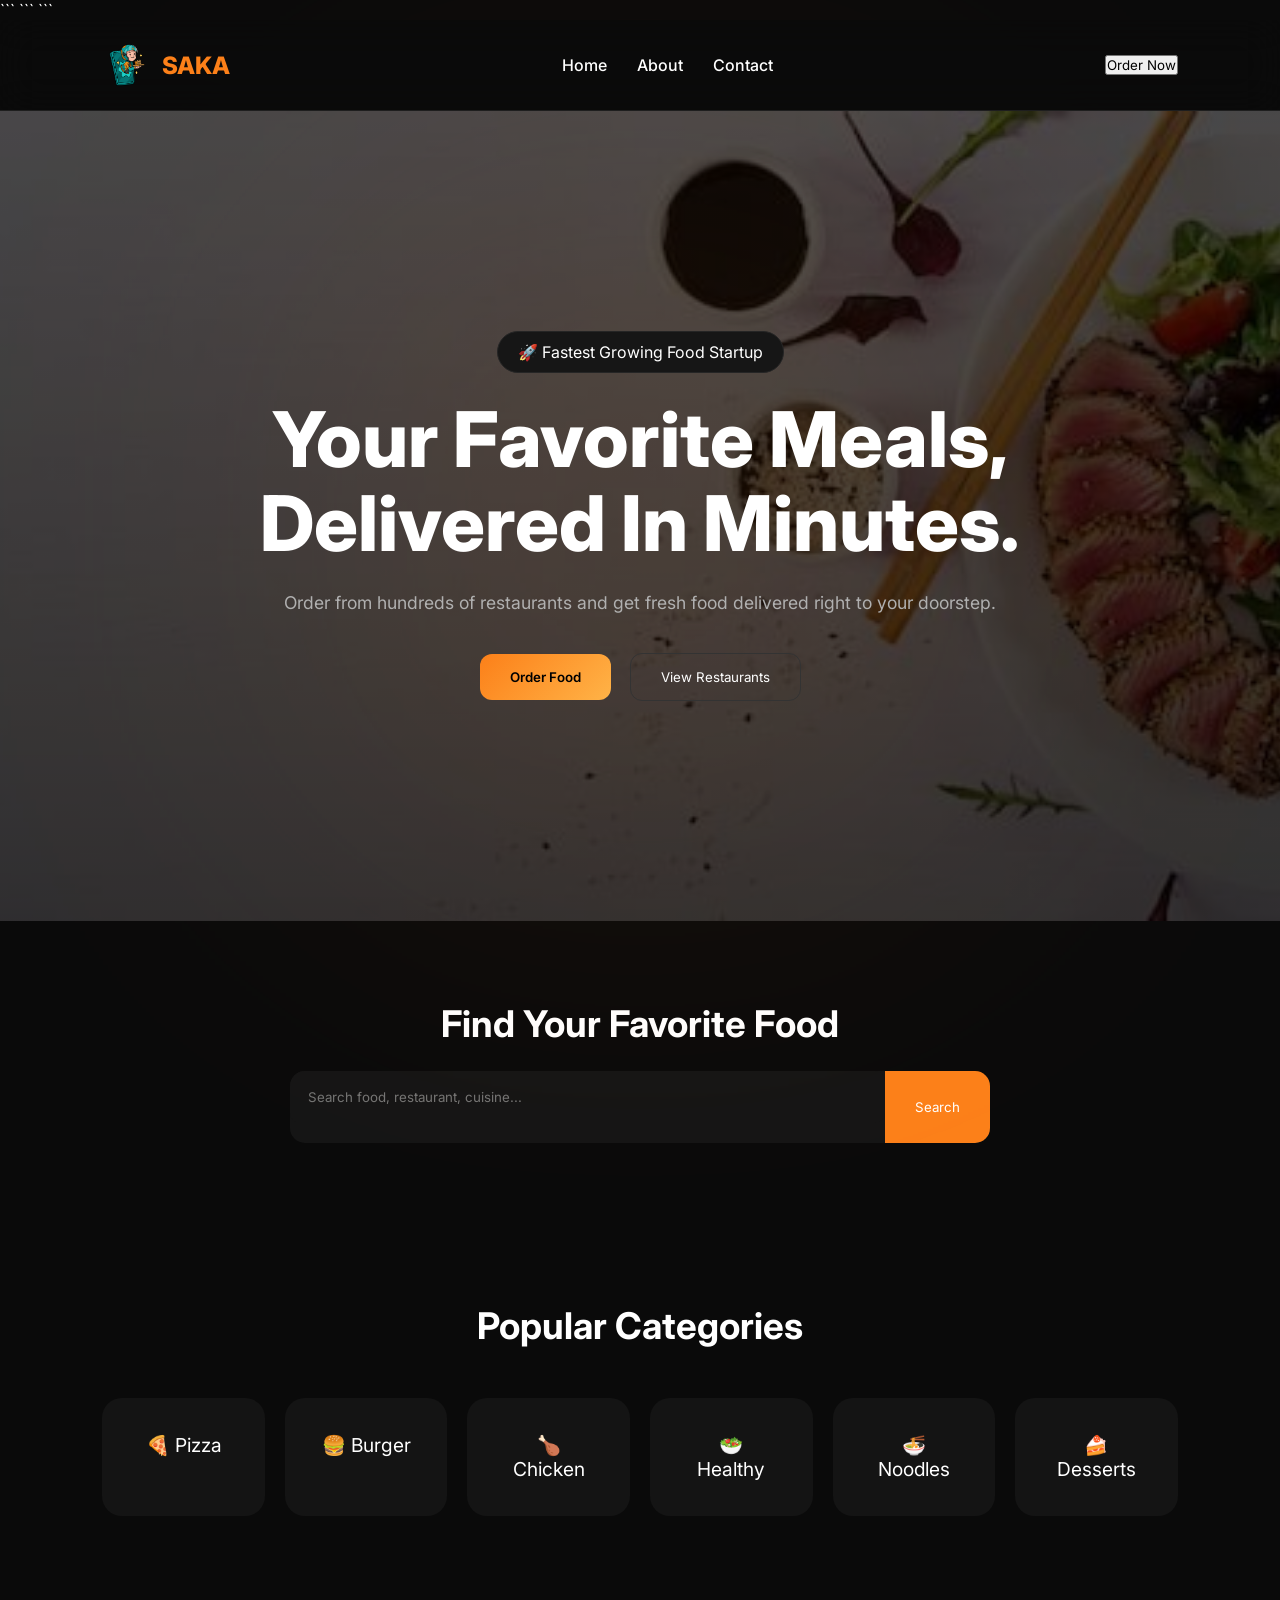
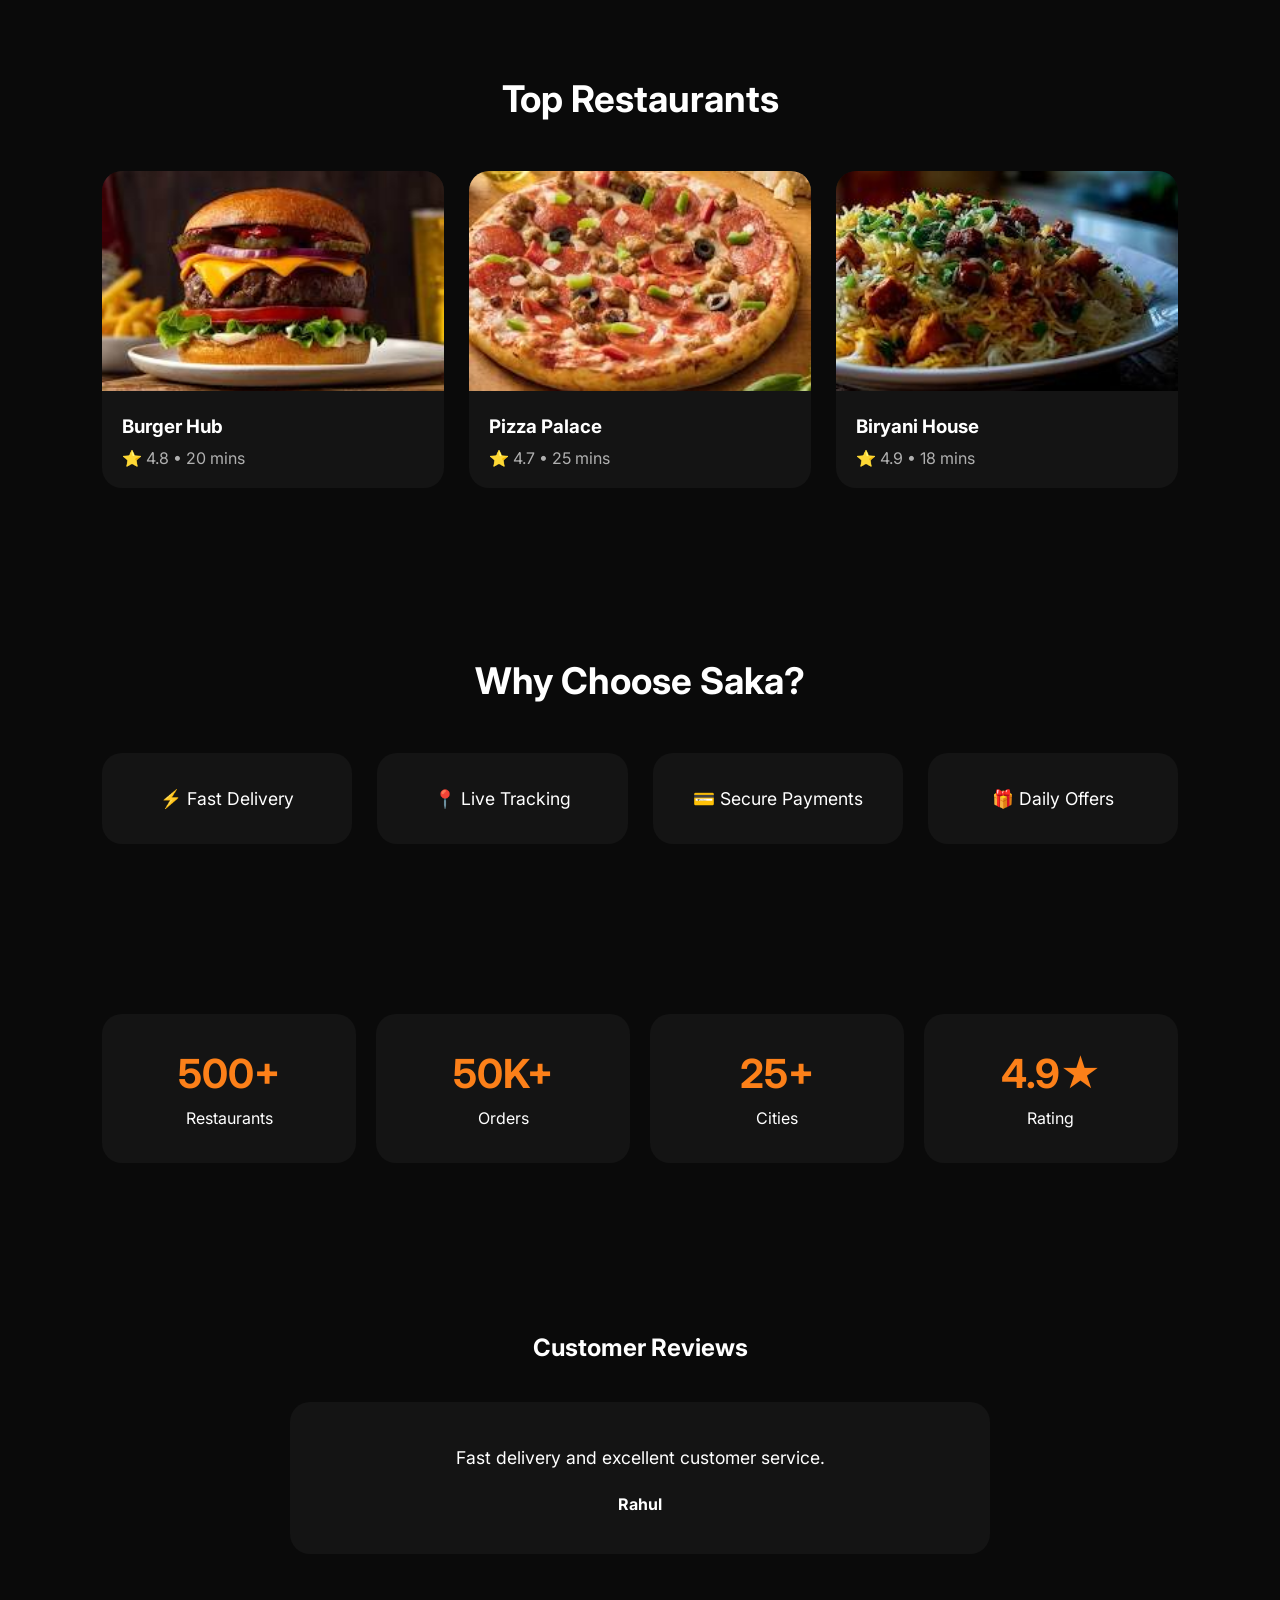
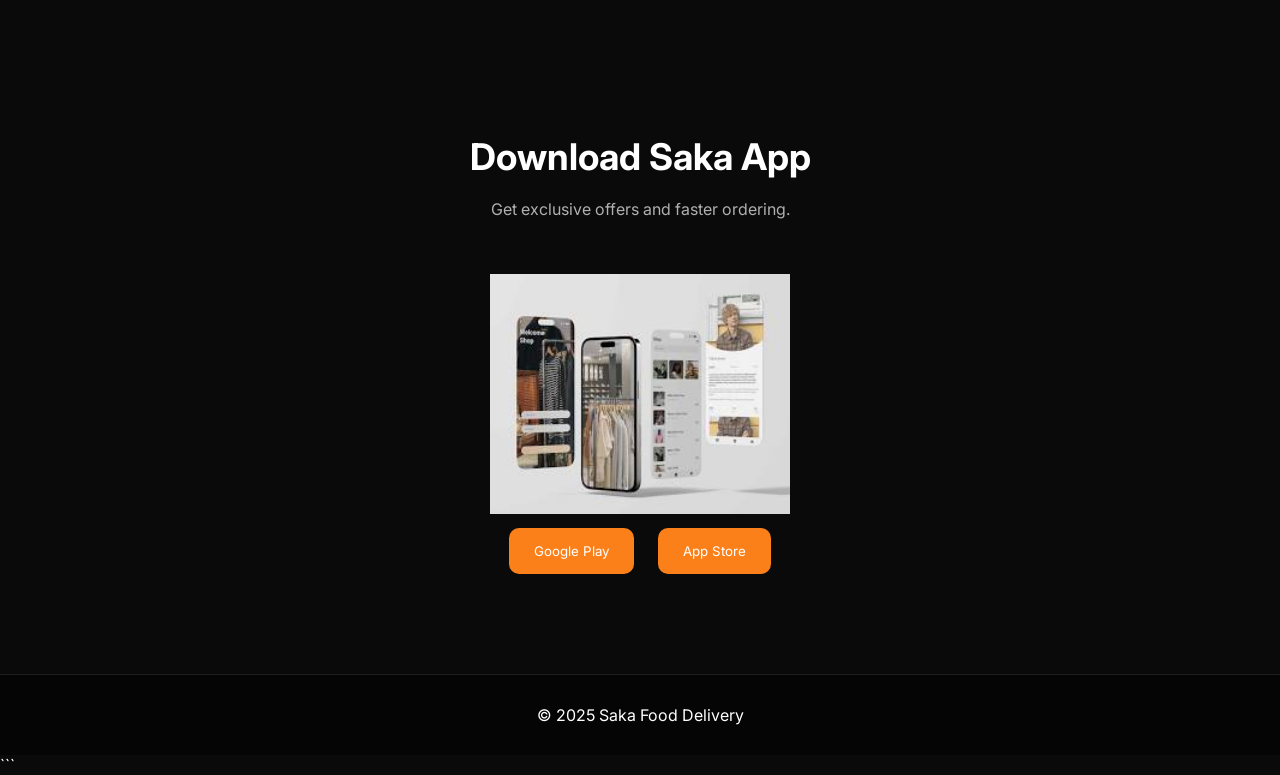
<file: saka/index.html>
<!DOCTYPE html>

<html lang="en">

<head>
    <meta charset="UTF-8">
    <meta name="viewport" content="width=device-width, initial-scale=1.0">
    <title>Saka Food Delivery</title>
    <link rel="icon" href="images/logo.png">
    

```
<link rel="stylesheet" href="style.css">

<link href="https://fonts.googleapis.com/css2?family=Inter:wght@300;400;500;600;700;800&display=swap"
    rel="stylesheet">

<link rel="stylesheet"
    href="https://cdnjs.cloudflare.com/ajax/libs/font-awesome/6.5.1/css/all.min.css">
```




</head>

<body>

```
<!-- NAVBAR -->

<nav class="navbar">

    <div class="logo">
    <img src="images/logo.png" alt="Saka Logo">
    <span>SAKA</span>
</div>
    <ul class="nav-links">
        <li><a href="index.html">Home</a></li>
        <li><a href="about.html">About</a></li>
        <li><a href="contact.html">Contact</a></li>
    </ul>

    <button class="nav-btn">
        Order Now
    </button>

</nav>

<!-- HERO -->

<section class="hero">

    <div class="hero-content">

        <span class="badge">
            🚀 Fastest Growing Food Startup
        </span>

        <h1>
            Your Favorite Meals,
            Delivered In Minutes.
        </h1>

        <p>
            Order from hundreds of restaurants and get fresh food delivered
            right to your doorstep.
        </p>

        <div class="hero-buttons">

            <button class="primary-btn">
                Order Food
            </button>

            <button class="secondary-btn">
                View Restaurants
            </button>

        </div>

    </div>

</section>

<!-- SEARCH -->

<section class="search-section">

    <h2>Find Your Favorite Food</h2>

    <div class="search-box">

        <input
type="text"
id="foodSearch"
placeholder="Search food, restaurant, cuisine...">

        <button>
            Search
        </button>

    </div>

</section>

<!-- CATEGORIES -->

<section class="categories">

    <h2>Popular Categories</h2>

    <div class="category-grid">

        <div class="category-card">🍕 Pizza</div>
        <div class="category-card">🍔 Burger</div>
        <div class="category-card">🍗 Chicken</div>
        <div class="category-card">🥗 Healthy</div>
        <div class="category-card">🍜 Noodles</div>
        <div class="category-card">🍰 Desserts</div>

    </div>

</section>

<!-- RESTAURANTS -->

<section class="restaurants">

    <h2>Top Restaurants</h2>

    <div class="restaurant-grid">

        <div class="restaurant-card">

            <img src="images/burger.jpg" alt="Burger Hub">

            <h3>Burger Hub</h3>

            <p>⭐ 4.8 • 20 mins</p>

        </div>

        <div class="restaurant-card">

            <img src="images/pizza.jpg" alt="Pizza Palace">
            <h3>Pizza Palace</h3>

            <p>⭐ 4.7 • 25 mins</p>

        </div>

        <div class="restaurant-card">

            <img src="images/biriyani.jpg" alt="Biryani House">

            <h3>Biryani House</h3>

            <p>⭐ 4.9 • 18 mins</p>

        </div>

    </div>

</section>

<!-- FEATURES -->

<section class="features">

    <h2>Why Choose Saka?</h2>

    <div class="feature-grid">

        <div class="feature-card">
            ⚡ Fast Delivery
        </div>

        <div class="feature-card">
            📍 Live Tracking
        </div>

        <div class="feature-card">
            💳 Secure Payments
        </div>

        <div class="feature-card">
            🎁 Daily Offers
        </div>

    </div>

</section>

<!-- STATS -->

<section class="stats">

    <div class="stat">
        <h2>500+</h2>
        <p>Restaurants</p>
    </div>

    <div class="stat">
        <h2>50K+</h2>
        <p>Orders</p>
    </div>

    <div class="stat">
        <h2>25+</h2>
        <p>Cities</p>
    </div>

    <div class="stat">
        <h2>4.9★</h2>
        <p>Rating</p>
    </div>

</section>

<!-- TESTIMONIALS -->

<section class="testimonials">

    <h2>Customer Reviews</h2>

    <div class="testimonial-card">

<p id="testimonial-text">
Fast delivery and excellent customer service.
</p>

<h4 id="testimonial-name">
Rahul
</h4>

</div>

</section>

<!-- APP SECTION -->

<section class="app-section">

    <h2>Download Saka App</h2>

    <p>
        Get exclusive offers and faster ordering.
    </p>
    <div class="app-preview">

<img src="images/app-mockup.png"
alt="Saka Mobile App">

</div>

    <div class="app-buttons">

        <button>
            Google Play
        </button>

        <button>
            App Store
        </button>

    </div>

</section>

<!-- FOOTER -->

<footer>

    <p>
        © 2025 Saka Food Delivery
    </p>

</footer>

<script src="script.js"></script>
```

</body>

</html>
</file>
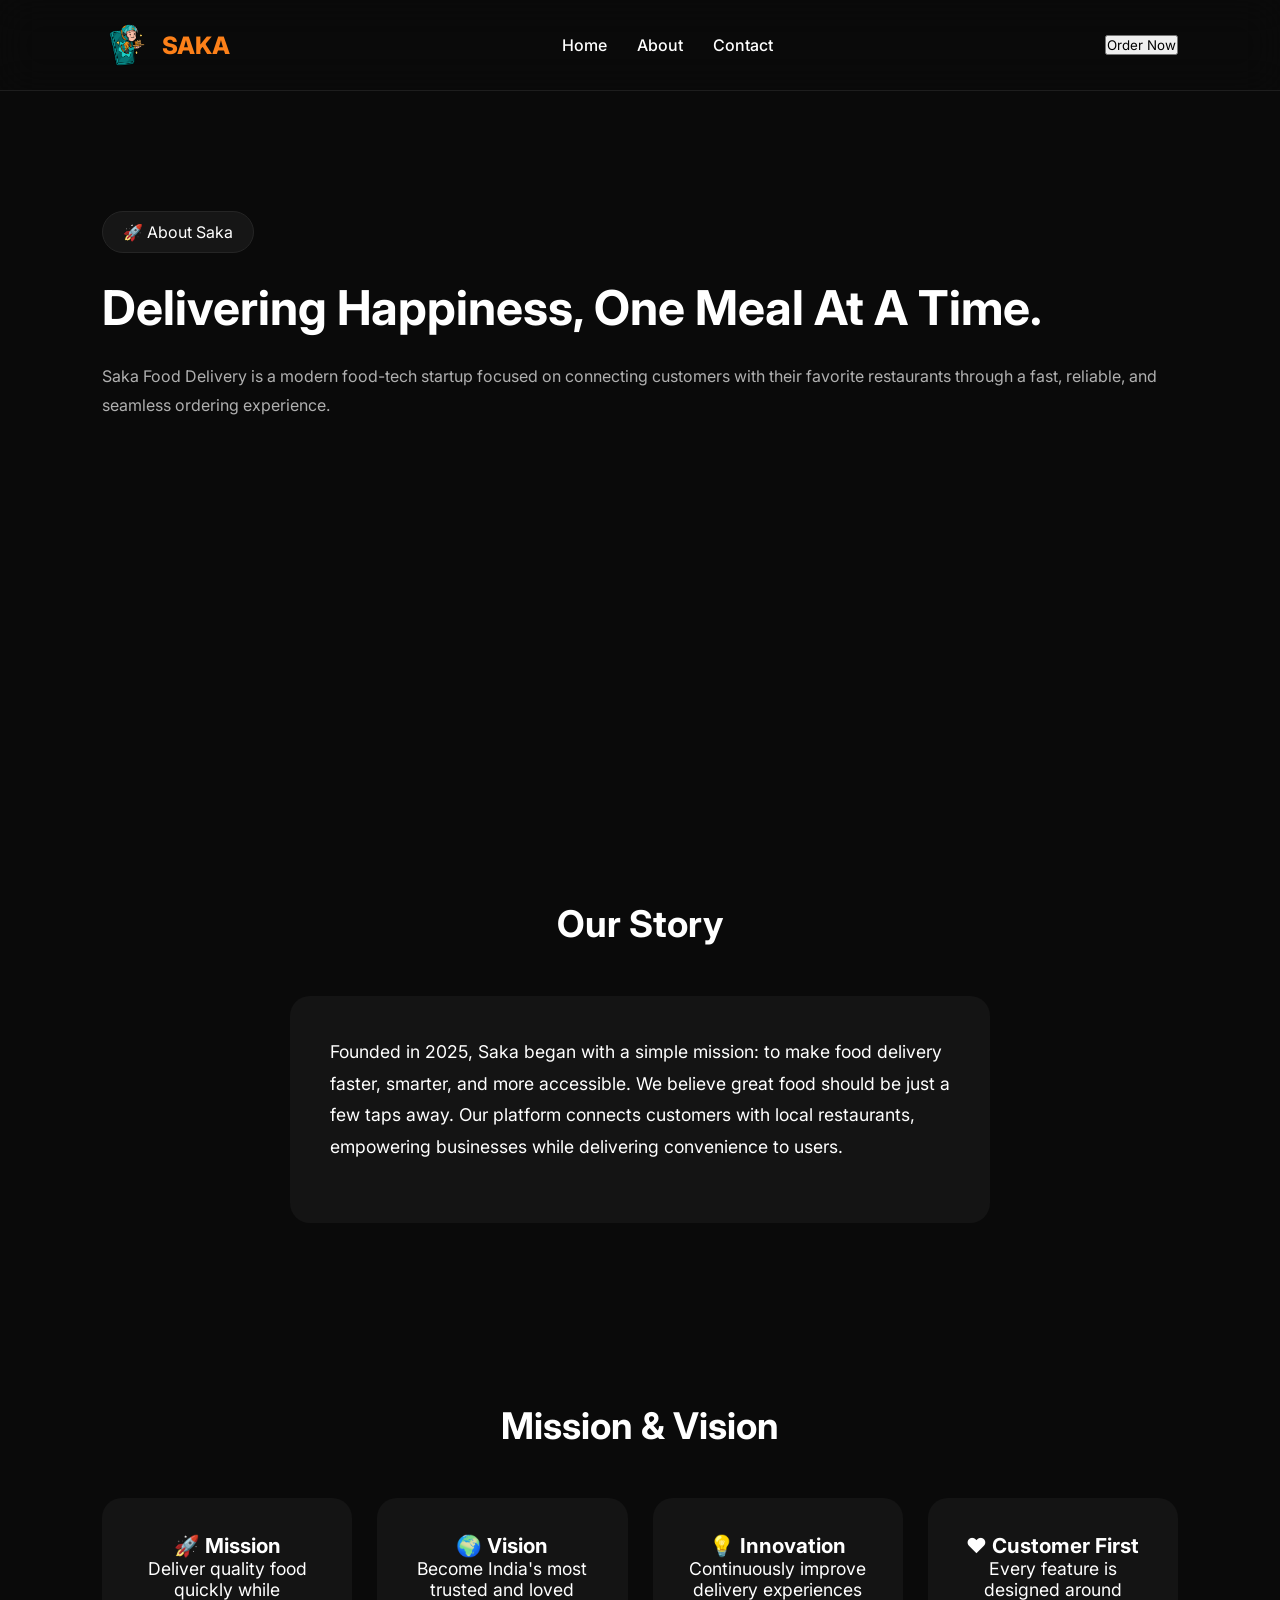
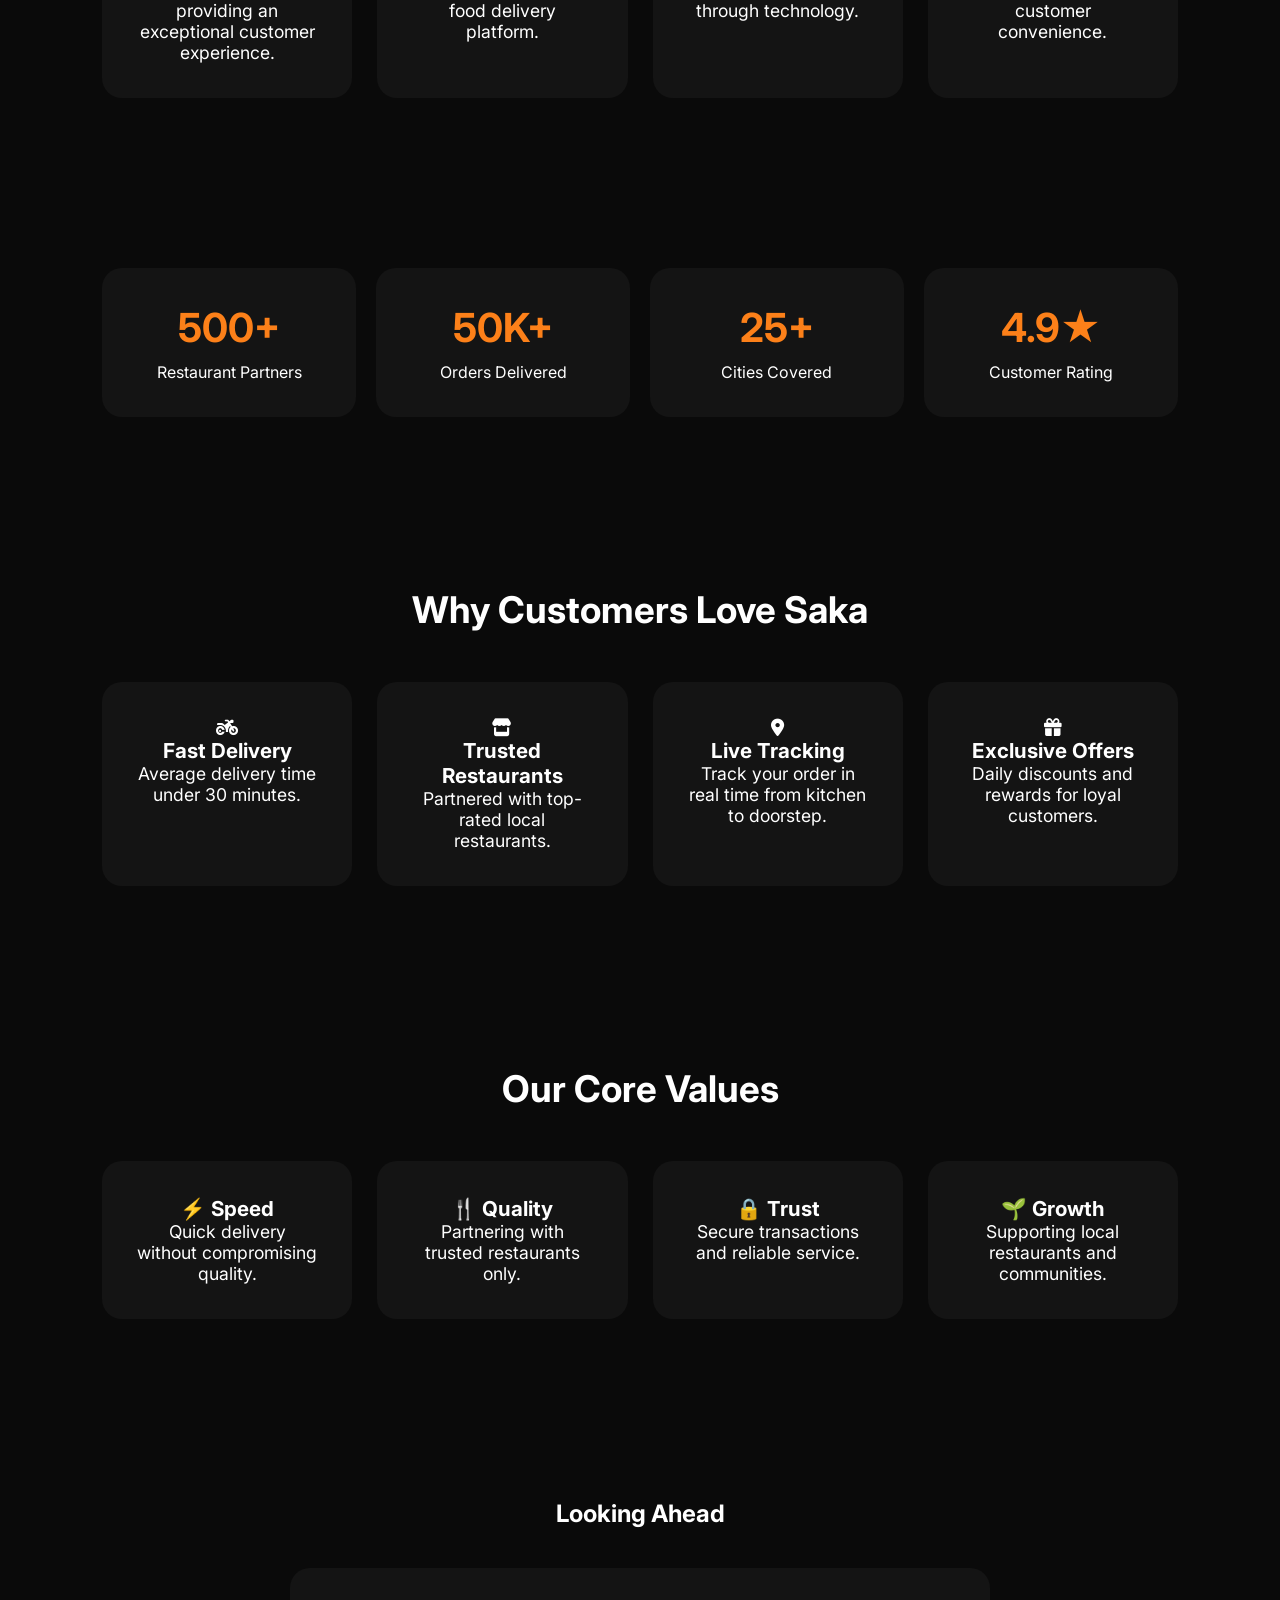
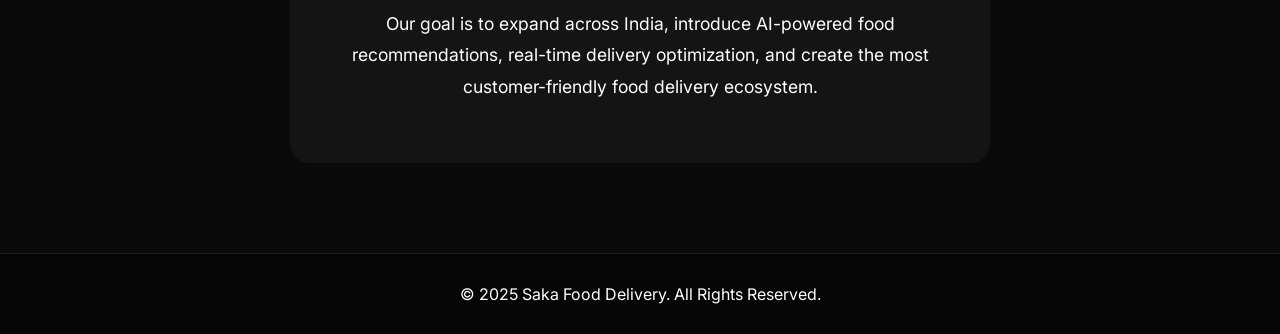
<file: saka/about.html>
<!DOCTYPE html>
<html lang="en">

<head>
    <meta charset="UTF-8">
    <meta name="viewport" content="width=device-width, initial-scale=1.0">
    <title>About Us | Saka Food Delivery</title>
     <link rel="icon" href="images/logo.png">

    <link rel="stylesheet" href="style.css">

    <link href="https://fonts.googleapis.com/css2?family=Inter:wght@300;400;500;600;700;800&display=swap"
        rel="stylesheet">

    <link rel="stylesheet"
        href="https://cdnjs.cloudflare.com/ajax/libs/font-awesome/6.5.1/css/all.min.css">
    
</head>

<body>

    <!-- NAVBAR -->

    <nav class="navbar">

        <div class="logo">
    <img src="images/logo.png" alt="Saka Logo">
    <span>SAKA</span>
</div>

        <ul class="nav-links">
            <li><a href="index.html">Home</a></li>
            <li><a href="about.html" class="active">About</a></li>
            <li><a href="contact.html">Contact</a></li>
        </ul>

        <button class="nav-btn">
            Order Now
        </button>

    </nav>

    <!-- HERO SECTION -->

    <section class="page-section">

        <div class="about-hero">

            <span class="badge">
                🚀 About Saka
            </span>

            <h1>
                Delivering Happiness,
                One Meal At A Time.
            </h1>

            <p>
                Saka Food Delivery is a modern food-tech startup focused on connecting customers
                with their favorite restaurants through a fast, reliable, and seamless ordering
                experience.
            </p>

        </div>

    </section>

    <!-- STORY SECTION -->

    <section class="features">

        <h2>Our Story</h2>

        <div class="testimonial-card">

            <p>
                Founded in 2025, Saka began with a simple mission:
                to make food delivery faster, smarter, and more accessible.
                We believe great food should be just a few taps away.
                Our platform connects customers with local restaurants,
                empowering businesses while delivering convenience to users.
            </p>

        </div>

    </section>

    <!-- MISSION / VISION -->

    <section class="features">

        <h2>Mission & Vision</h2>

        <div class="feature-grid">

            <div class="feature-card">
                <h3>🚀 Mission</h3>
                <p>
                    Deliver quality food quickly while providing an exceptional
                    customer experience.
                </p>
            </div>

            <div class="feature-card">
                <h3>🌍 Vision</h3>
                <p>
                    Become India's most trusted and loved food delivery platform.
                </p>
            </div>

            <div class="feature-card">
                <h3>💡 Innovation</h3>
                <p>
                    Continuously improve delivery experiences through technology.
                </p>
            </div>

            <div class="feature-card">
                <h3>❤️ Customer First</h3>
                <p>
                    Every feature is designed around customer convenience.
                </p>
            </div>

        </div>

    </section>

    <!-- STATS -->

    <section class="stats">

        <div class="stat">
            <h2>500+</h2>
            <p>Restaurant Partners</p>
        </div>

        <div class="stat">
            <h2>50K+</h2>
            <p>Orders Delivered</p>
        </div>

        <div class="stat">
            <h2>25+</h2>
            <p>Cities Covered</p>
        </div>

        <div class="stat">
            <h2>4.9★</h2>
            <p>Customer Rating</p>
        </div>

    </section>

    <!-- TEAM SECTION -->
     <section class="features">

    <h2>Why Customers Love Saka</h2>

    <div class="feature-grid">

        <div class="feature-card">
            <i class="fa-solid fa-motorcycle"></i>
            <h3>Fast Delivery</h3>
            <p>
                Average delivery time under 30 minutes.
            </p>
        </div>

        <div class="feature-card">
            <i class="fa-solid fa-store"></i>
            <h3>Trusted Restaurants</h3>
            <p>
                Partnered with top-rated local restaurants.
            </p>
        </div>

        <div class="feature-card">
            <i class="fa-solid fa-location-dot"></i>
            <h3>Live Tracking</h3>
            <p>
                Track your order in real time from kitchen to doorstep.
            </p>
        </div>

        <div class="feature-card">
            <i class="fa-solid fa-gift"></i>
            <h3>Exclusive Offers</h3>
            <p>
                Daily discounts and rewards for loyal customers.
            </p>
        </div>

    </div>

</section>

    <!-- CORE VALUES -->

    <section class="features">

        <h2>Our Core Values</h2>

        <div class="feature-grid">

            <div class="feature-card">
                <h3>⚡ Speed</h3>
                <p>Quick delivery without compromising quality.</p>
            </div>

            <div class="feature-card">
                <h3>🍴 Quality</h3>
                <p>Partnering with trusted restaurants only.</p>
            </div>

            <div class="feature-card">
                <h3>🔒 Trust</h3>
                <p>Secure transactions and reliable service.</p>
            </div>

            <div class="feature-card">
                <h3>🌱 Growth</h3>
                <p>Supporting local restaurants and communities.</p>
            </div>

        </div>

    </section>

    <!-- FUTURE GOALS -->

    <section class="testimonials">

        <h2>Looking Ahead</h2>

        <div class="testimonial-card">

            <p>
                Our goal is to expand across India, introduce AI-powered food
                recommendations, real-time delivery optimization, and create
                the most customer-friendly food delivery ecosystem.
            </p>

        </div>

    </section>

    <!-- FOOTER -->

    <footer>

        <p>
            © 2025 Saka Food Delivery. All Rights Reserved.
        </p>

    </footer>

    <script src="script.js"></script>

</body>

</html>
</file>
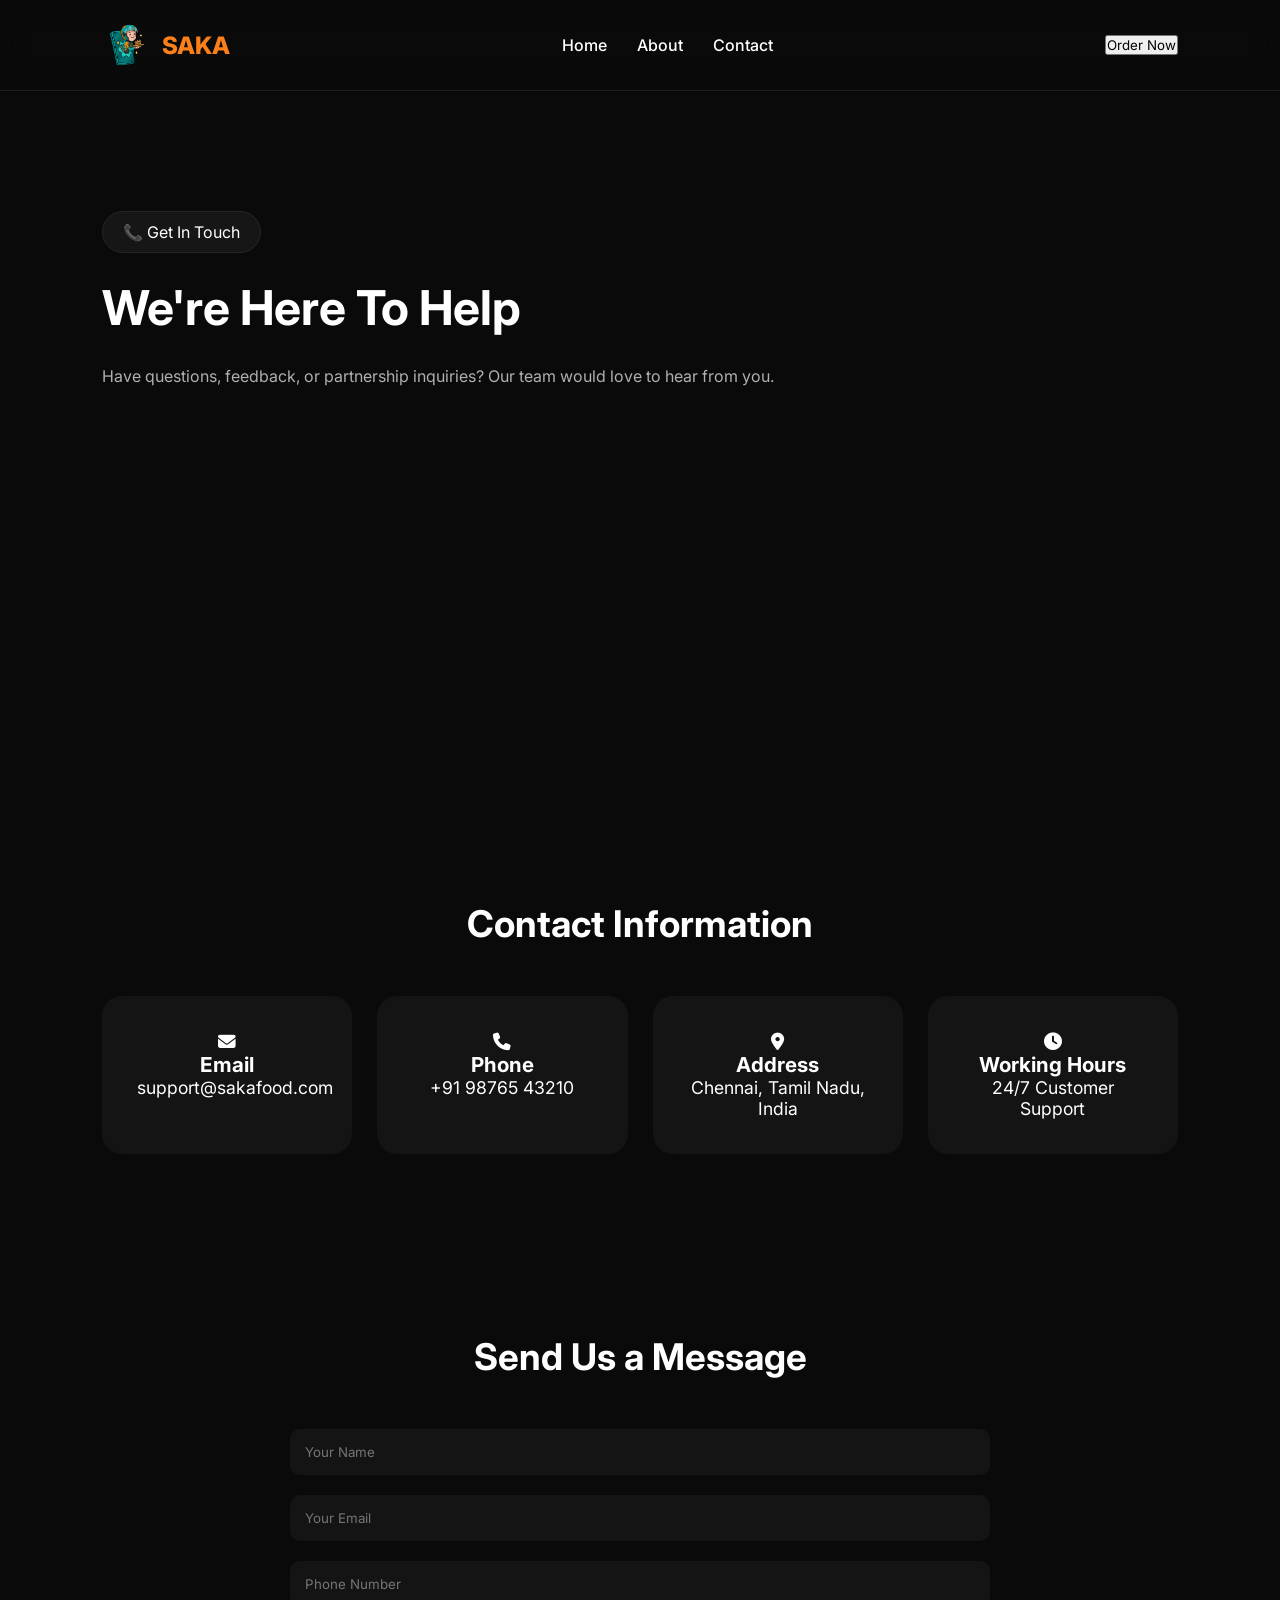
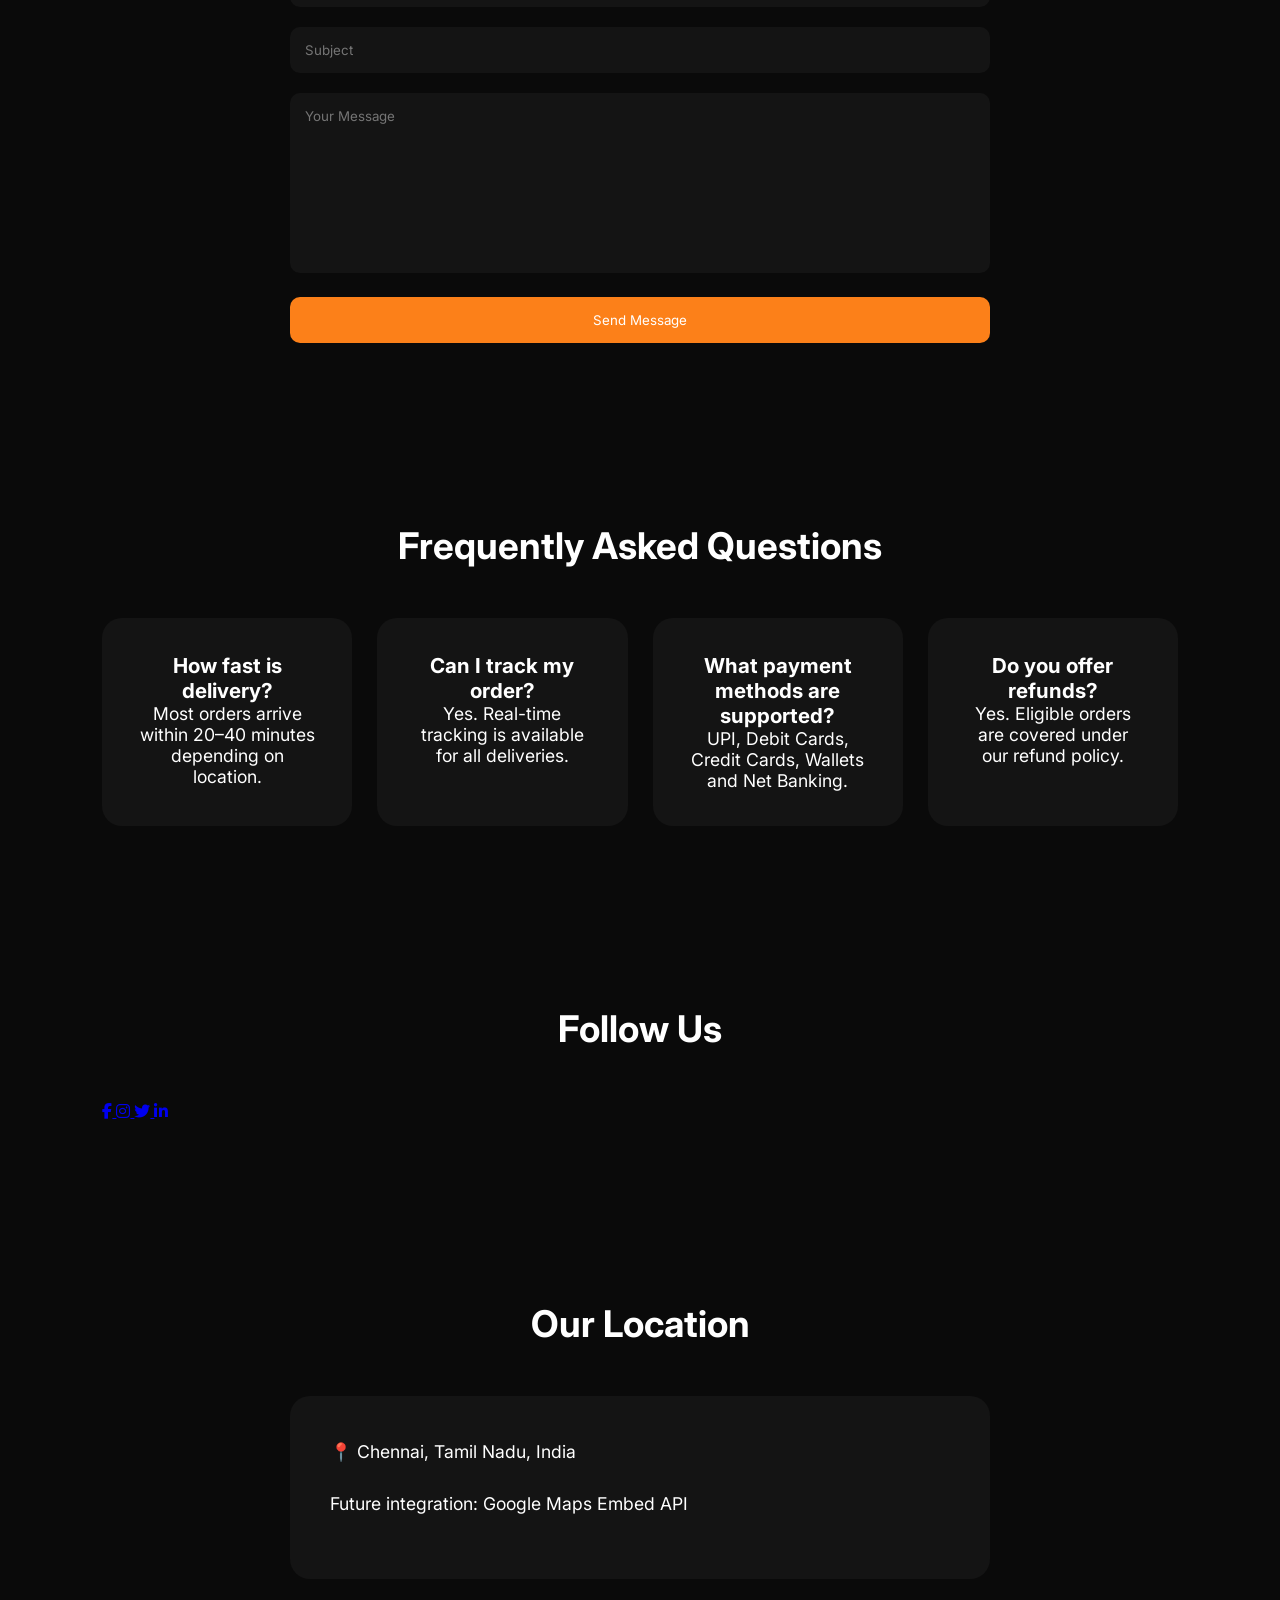
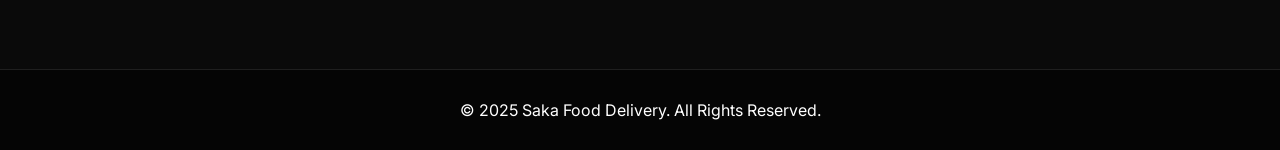
<file: saka/contact.html>
<!DOCTYPE html>
<html lang="en">

<head>
<meta charset="UTF-8">
<meta name="viewport" content="width=device-width, initial-scale=1.0">
 <link rel="icon" href="images/logo.png">

<title>Contact Us | Saka Food Delivery</title>

<link rel="stylesheet" href="style.css">

<link href="https://fonts.googleapis.com/css2?family=Inter:wght@300;400;500;600;700;800&display=swap"
rel="stylesheet">

<link rel="stylesheet"
href="https://cdnjs.cloudflare.com/ajax/libs/font-awesome/6.5.1/css/all.min.css">


</head>

<body>

<!-- NAVBAR -->

<nav class="navbar">

<div class="logo">
    <img src="images/logo.png" alt="Saka Logo">
    <span>SAKA</span>
</div>

<ul class="nav-links">
<li><a href="index.html">Home</a></li>
<li><a href="about.html">About</a></li>
<li><a href="contact.html" class="active">Contact</a></li>
</ul>

<button class="nav-btn">
Order Now
</button>

</nav>

<!-- CONTACT HERO -->

<section class="page-section">

<div class="about-hero">

<span class="badge">
📞 Get In Touch
</span>

<h1>
We're Here To Help
</h1>

<p>
Have questions, feedback, or partnership inquiries?
Our team would love to hear from you.
</p>

</div>

</section>

<!-- CONTACT INFO -->

<section class="features">

<h2>Contact Information</h2>

<div class="feature-grid">

<div class="feature-card">
<i class="fa-solid fa-envelope"></i>
<h3>Email</h3>
<p>support@sakafood.com</p>
</div>

<div class="feature-card">
<i class="fa-solid fa-phone"></i>
<h3>Phone</h3>
<p>+91 98765 43210</p>
</div>

<div class="feature-card">
<i class="fa-solid fa-location-dot"></i>
<h3>Address</h3>
<p>Chennai, Tamil Nadu, India</p>
</div>

<div class="feature-card">
<i class="fa-solid fa-clock"></i>
<h3>Working Hours</h3>
<p>24/7 Customer Support</p>
</div>

</div>

</section>

<!-- CONTACT FORM -->

<section class="features">

<h2>Send Us a Message</h2>

<div class="contact-container">

<form id="contactForm">

<input
type="text"
id="name"
placeholder="Your Name">

<input
type="email"
id="email"
placeholder="Your Email">

<input
type="tel"
id="phone"
placeholder="Phone Number">

<input
type="text"
id="subject"
placeholder="Subject">

<textarea
id="message"
placeholder="Your Message"></textarea>

<button type="submit">
Send Message
</button>

</form>

</div>

</section>

<!-- FAQ -->

<section class="features">

<h2>Frequently Asked Questions</h2>

<div class="feature-grid">

<div class="feature-card">
<h3>How fast is delivery?</h3>
<p>
Most orders arrive within 20–40 minutes depending on location.
</p>
</div>

<div class="feature-card">
<h3>Can I track my order?</h3>
<p>
Yes. Real-time tracking is available for all deliveries.
</p>
</div>

<div class="feature-card">
<h3>What payment methods are supported?</h3>
<p>
UPI, Debit Cards, Credit Cards, Wallets and Net Banking.
</p>
</div>

<div class="feature-card">
<h3>Do you offer refunds?</h3>
<p>
Yes. Eligible orders are covered under our refund policy.
</p>
</div>

</div>

</section>

<!-- SOCIAL -->

<section class="features">

<h2>Follow Us</h2>

<div class="social-links">

<a href="#">
<i class="fab fa-facebook-f"></i>
</a>

<a href="#">
<i class="fab fa-instagram"></i>
</a>

<a href="#">
<i class="fab fa-twitter"></i>
</a>

<a href="#">
<i class="fab fa-linkedin-in"></i>
</a>

</div>

</section>

<!-- MAP -->

<section class="features">

<h2>Our Location</h2>

<div class="testimonial-card">

<p>
📍 Chennai, Tamil Nadu, India
</p>

<p>
Future integration:
Google Maps Embed API
</p>

</div>

</section>

<!-- FOOTER -->

<footer>

<p>
© 2025 Saka Food Delivery. All Rights Reserved.
</p>

</footer>

<script src="script.js"></script>

</body>

</html>
</file>
<file: saka/style.css>
/* GOOGLE FONT */

*{
margin:0;
padding:0;
box-sizing:border-box;
font-family:'Inter',sans-serif;
scroll-behavior:smooth;
}

body{
background:#0a0a0a;
color:#ffffff;
overflow-x:hidden;
}

/* NAVBAR */

.navbar{
position:sticky;
top:0;
z-index:1000;

display:flex;
justify-content:space-between;
align-items:center;

padding:20px 8%;

background:rgba(10,10,10,.9);
backdrop-filter:blur(20px);

border-bottom:1px solid #1e1e1e;
}

.logo{
    display:flex;
    align-items:center;
    gap:10px;
}

.logo img{
    width:50px;
    height:50px;
    object-fit:contain;
}

.logo span{
    font-size:1.5rem;
    font-weight:800;
    color:#fc8019;
}



.nav-links{
display:flex;
gap:30px;
list-style:none;
}

.nav-links a{
text-decoration:none;
color:white;
font-weight:500;
transition:.3s;
}

.nav-links a:hover

.nav-btn{
padding:12px 22px;
border:none;
border-radius:10px;
cursor:pointer;

background:linear-gradient(
135deg,
#fc8019,
#ffb347
);

font-weight:600;
}

/* HERO */

.hero{
min-height:90vh;
display:flex;
justify-content:center;
align-items:center;
text-align:center;
padding:50px 8%;

background:
linear-gradient(
rgba(0,0,0,.7),
rgba(0,0,0,.8)
),
url("images/hero-food.jpg");

background-size:cover;
background-position:center;
background-repeat:no-repeat;
}

.hero::before{
content:"";

position:absolute;

width:500px;
height:500px;

background:#fc8019;

filter:blur(200px);

opacity:.15;
}

.hero-content{
max-width:850px;
z-index:1;
}

.badge{
display:inline-block;

padding:10px 20px;

background:#161616;

border:1px solid #252525;

border-radius:30px;

margin-bottom:25px;
}

.hero h1{
font-size:4.8rem;
font-weight:800;
line-height:1.1;
margin-bottom:20px;
}

.hero p{
font-size:1.1rem;
line-height:1.8;
color:#b0b0b0;
}

.hero-buttons{
margin-top:35px;
}

.primary-btn{
padding:15px 30px;

border:none;
border-radius:12px;

background:linear-gradient(
135deg,
#fc8019,
#ffb347
);

font-weight:600;
cursor:pointer;
}

.secondary-btn{
padding:15px 30px;

background:transparent;

border:1px solid #333;

color:white;

border-radius:12px;

margin-left:15px;

cursor:pointer;
}

/* SEARCH */

.search-section{
padding:80px 8%;
text-align:center;
}

.search-section h2{
margin-bottom:25px;
font-size:2.3rem;
}

.search-box{
max-width:700px;
margin:auto;

display:flex;
overflow:hidden;

border-radius:15px;

background:#151515;
}

.search-box input{
flex:1;
padding:18px;
border:none;
outline:none;
background:#151515;
color:white;
}

.search-box button{
padding:18px 30px;
border:none;
cursor:pointer;

background:#fc8019;
color:white;
}

/* CATEGORY */

.categories{
padding:80px 8%;
}

.categories h2{
text-align:center;
margin-bottom:50px;
font-size:2.3rem;
}

.category-grid{
display:grid;

grid-template-columns:
repeat(auto-fit,minmax(160px,1fr));

gap:20px;
}

.category-card{
background:#141414;

padding:35px;

text-align:center;

border-radius:20px;

font-size:1.2rem;

transition:.3s;
}

.category-card:hover{
transform:translateY(-10px);
background:#fc8019;
}

/* RESTAURANTS */

.restaurants{
padding:80px 8%;
}

.restaurants h2{
text-align:center;
margin-bottom:50px;
font-size:2.3rem;
}

.restaurant-grid{
display:grid;

grid-template-columns:
repeat(auto-fit,minmax(280px,1fr));

gap:25px;
}

.restaurant-card{
background:#141414;

border-radius:20px;

overflow:hidden;

transition:.3s;
}

.restaurant-card:hover{
transform:translateY(-10px);
}

.restaurant-image{
height:220px;

background:linear-gradient(
135deg,
#fc8019,
#ffb347
);
}

.restaurant-card h3{
padding:20px 20px 10px;
}

.restaurant-card p{
padding:0 20px 20px;
color:#b0b0b0;
}

.restaurant-card img{
width:100%;
height:220px;
object-fit:cover;
}

/* FEATURES */

.features{
padding:90px 8%;
}

.features h2{
text-align:center;
margin-bottom:50px;
font-size:2.3rem;
}

.feature-grid{
display:grid;

grid-template-columns:
repeat(auto-fit,minmax(250px,1fr));

gap:25px;
}

.feature-card{
background:#141414;

padding:35px;

border-radius:20px;

font-size:1.1rem;
text-align:center;

transition:.3s;
}

.feature-card:hover{
transform:translateY(-10px);
border:1px solid #fc8019;
}

/* STATS */

.stats{
padding:80px 8%;

display:grid;

grid-template-columns:
repeat(auto-fit,minmax(220px,1fr));

gap:20px;
}

.stat{
background:#141414;

padding:35px;

border-radius:20px;

text-align:center;
}

.stat h2{
font-size:2.5rem;
color:#fc8019;
margin-bottom:10px;
}

/* TESTIMONIALS */

.testimonials{
padding:90px 8%;
text-align:center;
}

.testimonials h2{
margin-bottom:40px;
}

.testimonial-card{
max-width:700px;

margin:auto;

background:#141414;

padding:40px;

border-radius:20px;
}

.testimonial-card p{
font-size:1.1rem;
line-height:1.8;
margin-bottom:20px;
}

/* APP SECTION */
.app-preview img{
max-width:300px;
width:100%;
margin-top:30px;
}

.app-section{
padding:90px 8%;
text-align:center;
}

.app-section h2{
font-size:2.3rem;
margin-bottom:20px;
}

.app-section p{
color:#b0b0b0;
margin-bottom:25px;
}

.app-buttons button{
padding:15px 25px;

border:none;

border-radius:10px;

background:#fc8019;

color:white;

cursor:pointer;

margin:10px;
}

/* ABOUT PAGE */

.page-section{
padding:120px 8%;
min-height:80vh;
}

.page-section h1{
font-size:3rem;
margin-bottom:25px;
}

.page-section p{
line-height:1.8;
color:#b0b0b0;
}

.about-grid{
display:grid;

grid-template-columns:
repeat(auto-fit,minmax(250px,1fr));

gap:25px;

margin-top:40px;
}

.card{
background:#141414;

padding:30px;

border-radius:20px;
}

/* CONTACT PAGE */

form{
max-width:700px;
margin:auto;
margin-top:30px;
}

input,
textarea{
width:100%;

padding:15px;

margin-bottom:20px;

background:#141414;

border:none;

border-radius:10px;

color:white;
}

textarea{
height:180px;
resize:none;
}

form button{
width:100%;

padding:15px;

border:none;

border-radius:10px;

background:#fc8019;

color:white;

cursor:pointer;
}

/* FOOTER */

footer{
padding:30px;
text-align:center;
background:#050505;
border-top:1px solid #1f1f1f;
}

/* MOBILE */

@media(max-width:768px){

.navbar{
flex-direction:column;
gap:15px;
}

.hero h1{
font-size:3rem;
}

.search-box{
flex-direction:column;
}

.secondary-btn{
margin-left:0;
margin-top:10px;
}

}
/* MOBILE MENU */

.menu-btn{
display:none;
font-size:1.6rem;
cursor:pointer;
color:white;
}

@media(max-width:768px){

.menu-btn{
display:block;
}

.nav-links{
display:none;
flex-direction:column;
background:#111;
position:absolute;
top:80px;
right:20px;
padding:20px;
border-radius:15px;
}

.nav-links.show{
display:flex;
}

}

/* SCROLL ANIMATION */

.feature-card,
.restaurant-card,
.category-card,
.stat{

opacity:0;
transform:translateY(30px);
transition:.6s ease;

}

.active-reveal{

opacity:1;
transform:translateY(0);

}

/* PAGE LOAD */

body{
opacity:0;
transition:1s;
}

body.loaded{
opacity:1;
}
</file>
